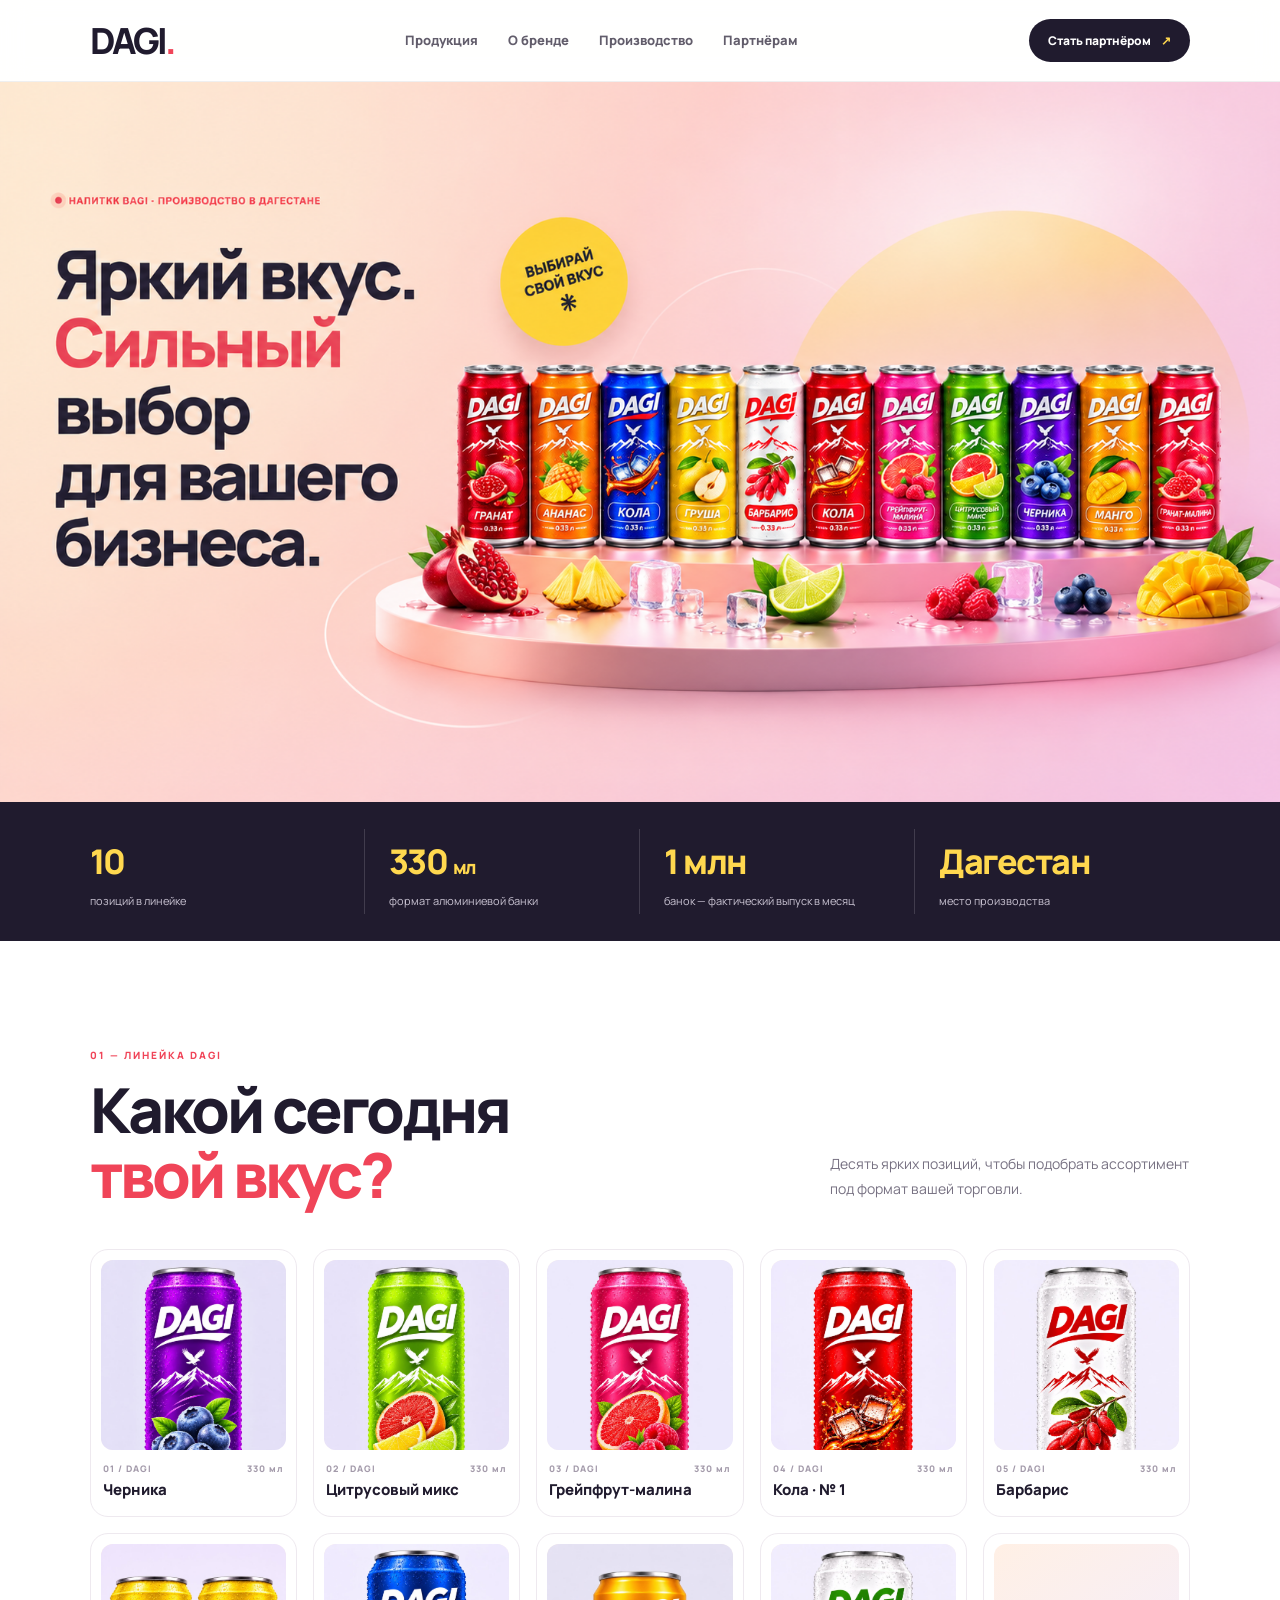
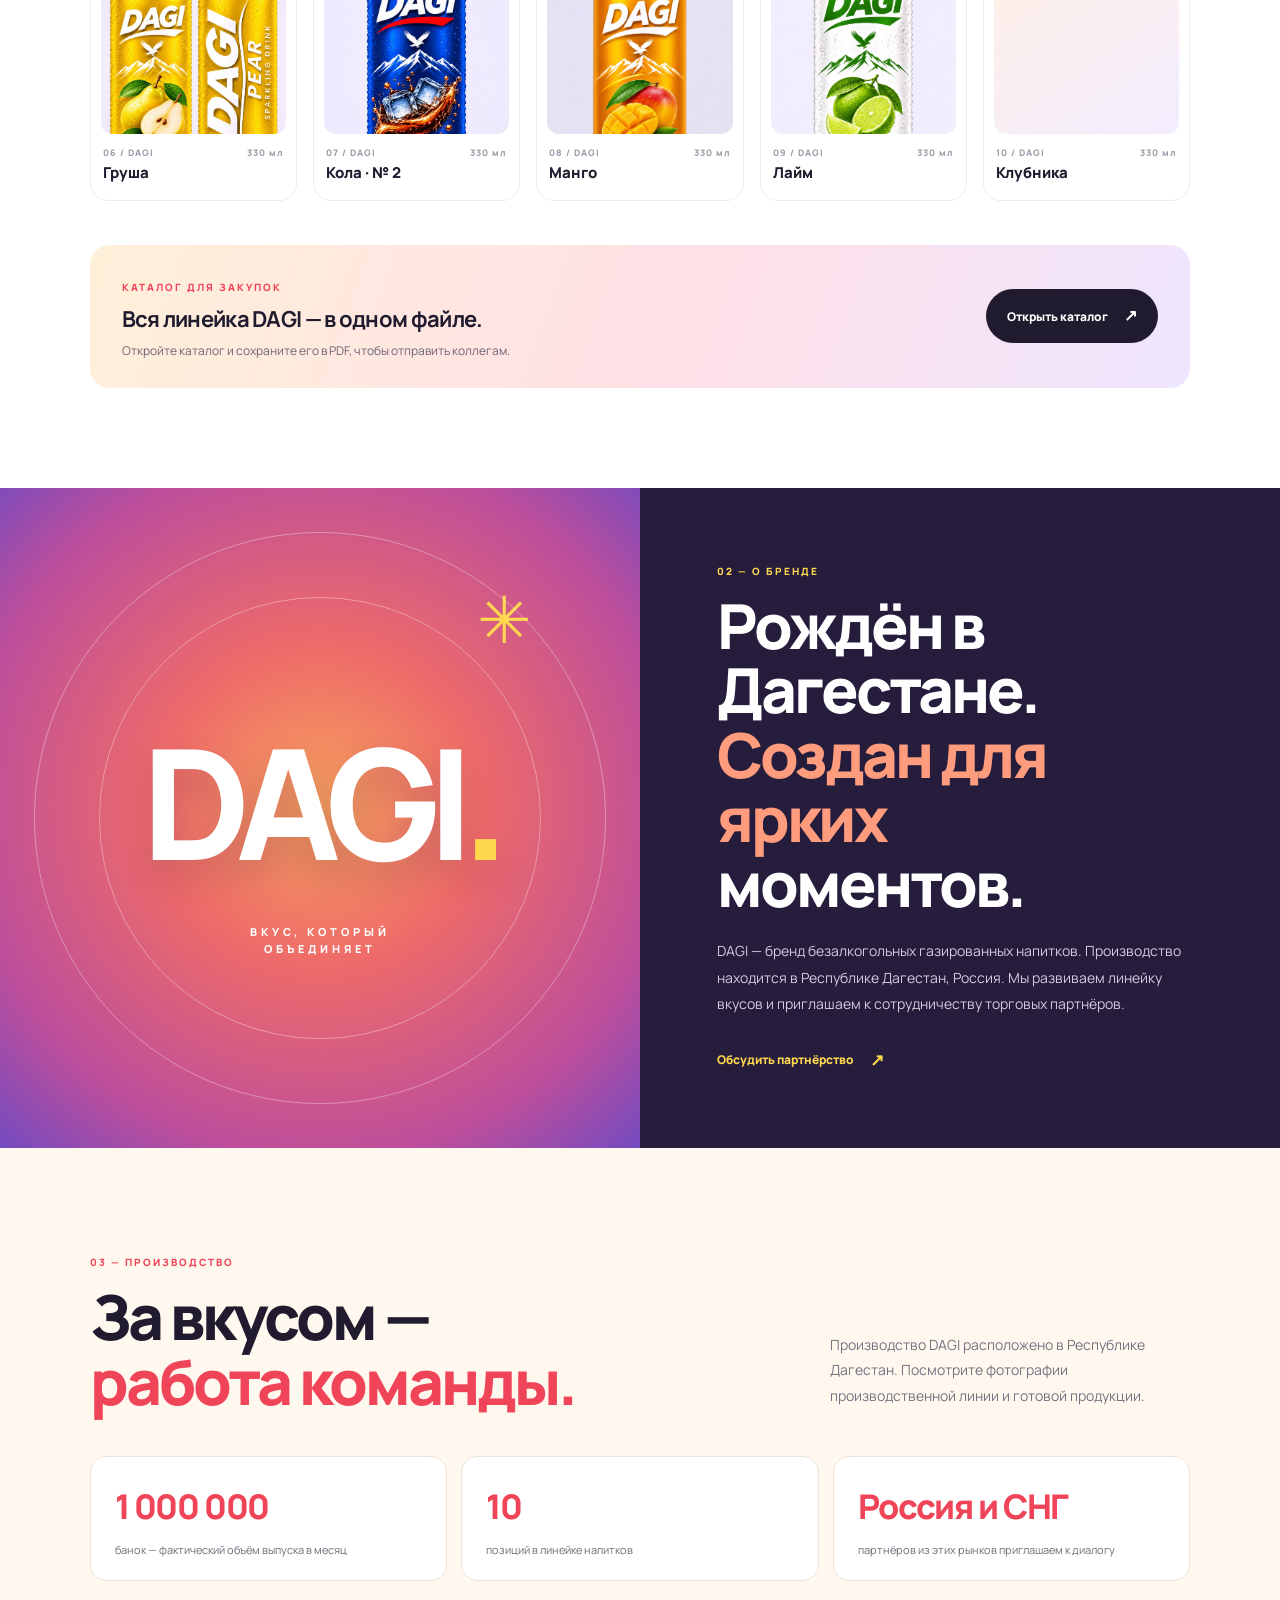
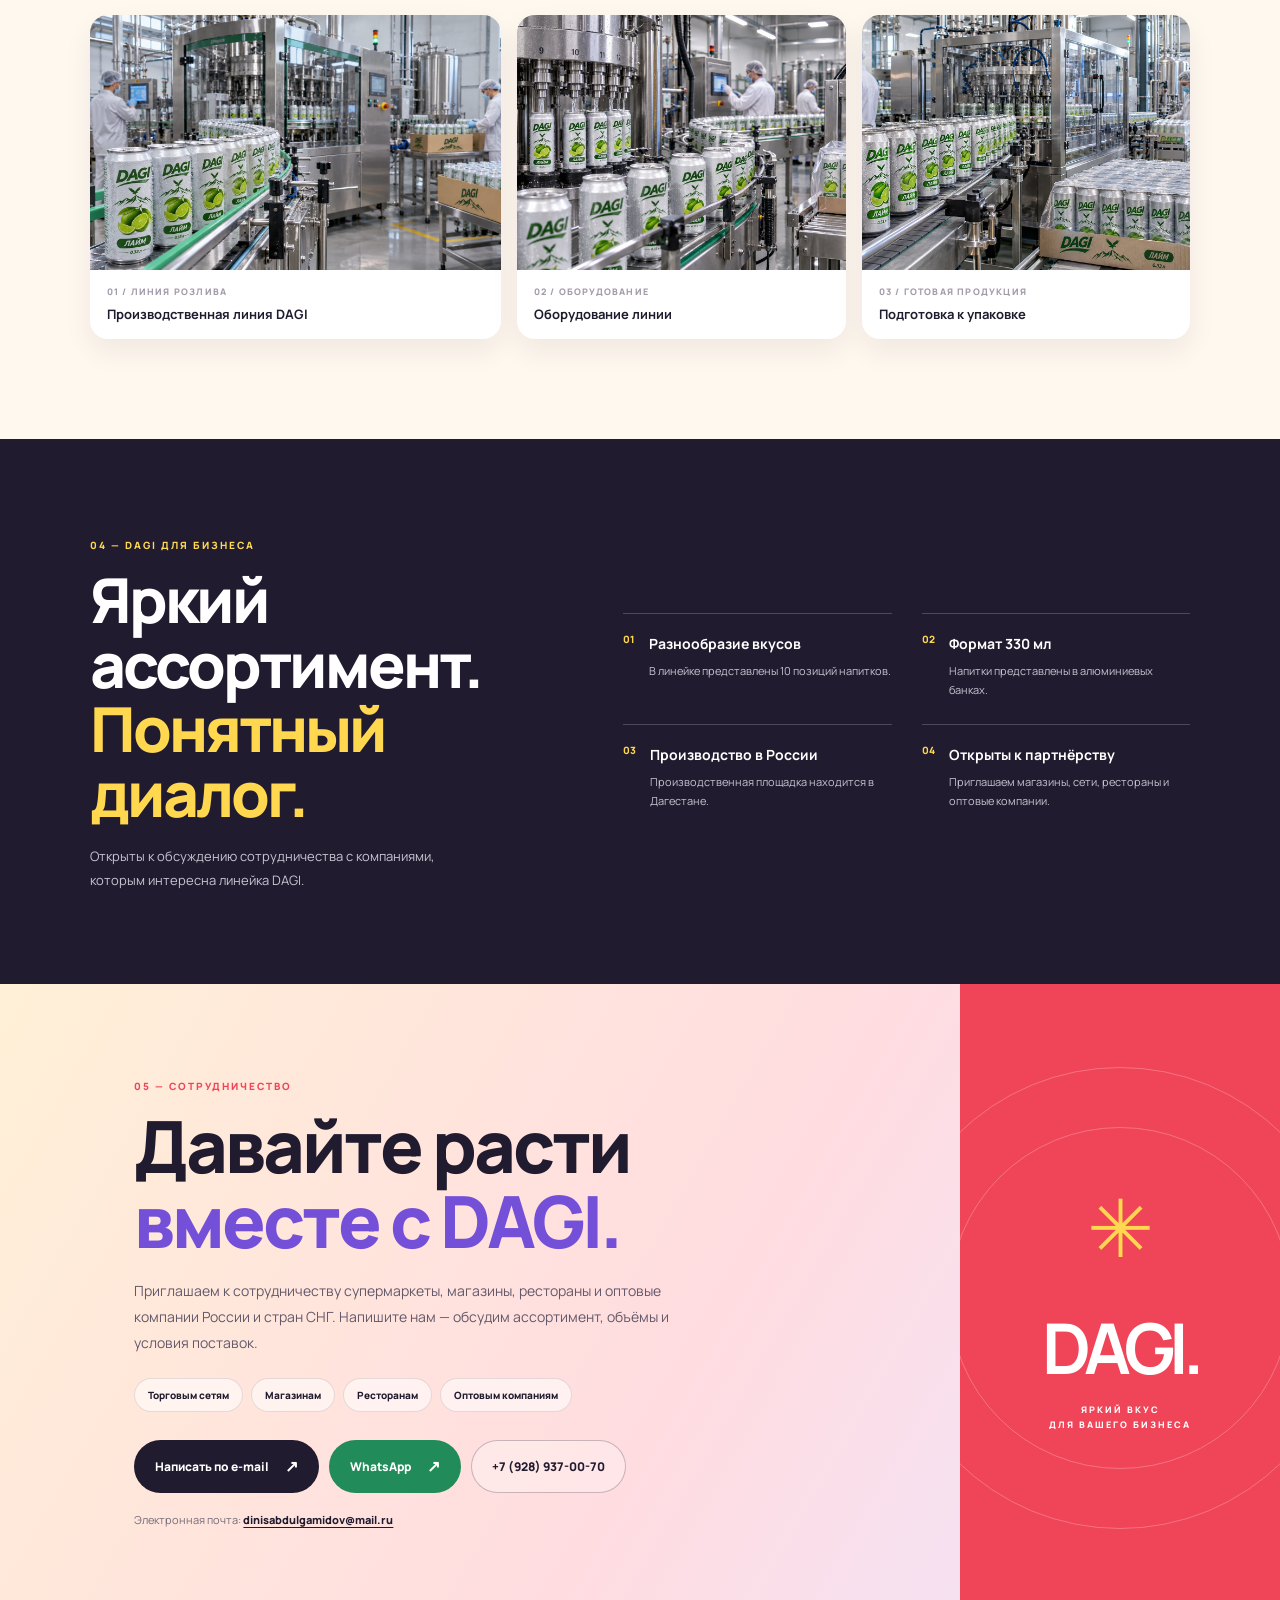
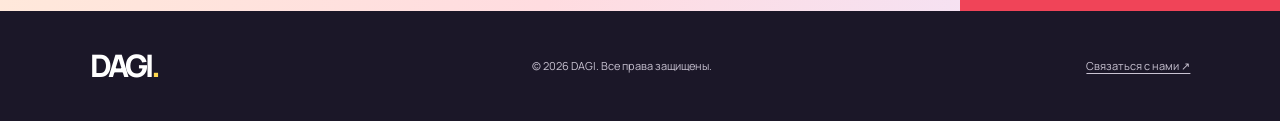
<file: index.html>
<!DOCTYPE html>
<html lang="ru">
<head>
  <meta charset="UTF-8">
  <meta name="viewport" content="width=device-width, initial-scale=1.0">
  <meta name="theme-color" content="#fff8ef">
  <meta name="robots" content="index,follow">
  <link rel="canonical" href="https://dinisabdulgamidov.github.io/DAGI-DRINKS/">
  <link rel="icon" type="image/svg+xml" href="favicon.svg">
  <title>DAGI — газированные напитки для вашего бизнеса</title>
  <meta name="description" content="DAGI — производитель безалкогольных газированных напитков в Республике Дагестан. 10 позиций, фактический выпуск 1 000 000 банок в месяц. Сотрудничество с торговыми партнёрами.">
  <meta property="og:title" content="DAGI — яркий вкус для вашего бизнеса">
  <meta property="og:description" content="Безалкогольные газированные напитки DAGI. Производство в Дагестане. Приглашаем к сотрудничеству.">
  <meta property="og:type" content="website">
  <meta property="og:url" content="https://dinisabdulgamidov.github.io/DAGI-DRINKS/">
  <meta property="og:image" content="https://dinisabdulgamidov.github.io/DAGI-DRINKS/images/dagi-main-screen.png">
  <link rel="preconnect" href="https://fonts.googleapis.com">
  <link rel="preconnect" href="https://fonts.gstatic.com" crossorigin>
  <link href="https://fonts.googleapis.com/css2?family=Manrope:wght@400;500;600;700;800;900&display=swap" rel="stylesheet">
  <link rel="stylesheet" href="styles.css?v=hero-fullbleed-2">
</head>
<body>
  <header class="site-header">
    <a href="#home" class="brand" aria-label="DAGI — на главную">DAGI<span>.</span></a>
    <nav class="main-nav" aria-label="Главная навигация">
      <a href="#products">Продукция</a>
      <a href="#about">О бренде</a>
      <a href="#production">Производство</a>
      <a href="#partners">Партнёрам</a>
    </nav>
    <a href="#partners" class="header-cta">Стать партнёром <span>↗</span></a>
  </header>

  <main>
    <section class="hero hero-poster" id="home" aria-label="DAGI — яркий вкус, сильный выбор для вашего бизнеса">
      <img class="hero-poster-image" src="images/dagi-main-screen.png" alt="Линейка из десяти газированных напитков DAGI на ярком фоне с фруктами" fetchpriority="high" decoding="async" width="1672" height="941">
    </section>

    <section class="quick-facts" aria-label="DAGI в цифрах">
      <div><strong>10</strong><span>позиций в линейке</span></div>
      <div><strong>330 <small>мл</small></strong><span>формат алюминиевой банки</span></div>
      <div><strong>1 млн</strong><span>банок — фактический выпуск в месяц</span></div>
      <div><strong>Дагестан</strong><span>место производства</span></div>
    </section>

    <section class="section products-section" id="products">
      <div class="section-heading">
        <div><span class="eyebrow">01 — ЛИНЕЙКА DAGI</span><h2>Какой сегодня<br><em>твой вкус?</em></h2></div>
        <p>Десять ярких позиций, чтобы подобрать ассортимент под формат вашей торговли.</p>
      </div>
      <div class="product-grid">
        <article class="product-card"><div class="product-image"><img loading="lazy" decoding="async" src="images/PHOTO-2026-11-15-14-43-10.jpg" alt="Газированный напиток DAGI со вкусом черники"></div><div class="product-meta"><span>01 / DAGI</span><span>330 мл</span></div><h3>Черника</h3></article>
        <article class="product-card"><div class="product-image"><img loading="lazy" decoding="async" src="images/PHOTO-2026-11-15-16-01-20.jpg" alt="Газированный напиток DAGI Цитрусовый микс"></div><div class="product-meta"><span>02 / DAGI</span><span>330 мл</span></div><h3>Цитрусовый микс</h3></article>
        <article class="product-card"><div class="product-image"><img loading="lazy" decoding="async" src="images/PHOTO-2026-11-15-17-13-34.jpg" alt="Газированный напиток DAGI Грейпфрут-малина"></div><div class="product-meta"><span>03 / DAGI</span><span>330 мл</span></div><h3>Грейпфрут-малина</h3></article>
        <article class="product-card"><div class="product-image"><img loading="lazy" decoding="async" src="images/PHOTO-2026-11-15-19-41-52.jpg" alt="Газированный напиток DAGI Кола"></div><div class="product-meta"><span>04 / DAGI</span><span>330 мл</span></div><h3>Кола · № 1</h3></article>
        <article class="product-card"><div class="product-image"><img loading="lazy" decoding="async" src="images/PHOTO-2026-11-15-19-51-15.jpg" alt="Газированный напиток DAGI Барбарис"></div><div class="product-meta"><span>05 / DAGI</span><span>330 мл</span></div><h3>Барбарис</h3></article>
        <article class="product-card"><div class="product-image"><img loading="lazy" decoding="async" src="images/PHOTO-2026-11-15-20-41-32.jpg" alt="Газированный напиток DAGI Груша"></div><div class="product-meta"><span>06 / DAGI</span><span>330 мл</span></div><h3>Груша</h3></article>
        <article class="product-card"><div class="product-image"><img loading="lazy" decoding="async" src="images/PHOTO-2026-11-15-21-17-18.jpg" alt="Газированный напиток DAGI Кола"></div><div class="product-meta"><span>07 / DAGI</span><span>330 мл</span></div><h3>Кола · № 2</h3></article>
        <article class="product-card"><div class="product-image"><img loading="lazy" decoding="async" src="images/PHOTO-2026-11-15-21-52-10.jpg" alt="Газированный напиток DAGI Манго"></div><div class="product-meta"><span>08 / DAGI</span><span>330 мл</span></div><h3>Манго</h3></article>
        <article class="product-card"><div class="product-image"><img loading="lazy" decoding="async" src="images/PHOTO-2026-11-16-16-33-09.jpg" alt="Газированный напиток DAGI Лайм"></div><div class="product-meta"><span>09 / DAGI</span><span>330 мл</span></div><h3>Лайм</h3></article>
        <article class="product-card"><div class="product-image"><img loading="lazy" decoding="async" src="images/PHOTO-2026-11-16-17-34-57.jpg" alt="Газированный напиток DAGI Клубника"></div><div class="product-meta"><span>10 / DAGI</span><span>330 мл</span></div><h3>Клубника</h3></article>
      </div>
      <div class="catalog-banner"><div><span class="eyebrow">КАТАЛОГ ДЛЯ ЗАКУПОК</span><h3>Вся линейка DAGI — в одном файле.</h3><p>Откройте каталог и сохраните его в PDF, чтобы отправить коллегам.</p></div><a class="button button-dark" href="catalog.html">Открыть каталог <span>↗</span></a></div>
    </section>

    <section class="brand-section" id="about">
      <div class="brand-art"><span class="brand-sun">✳</span><div class="brand-word">DAGI<span>.</span></div><p>ВКУС, КОТОРЫЙ<br>ОБЪЕДИНЯЕТ</p></div>
      <div class="brand-copy"><span class="eyebrow eyebrow-light">02 — О БРЕНДЕ</span><h2>Рождён в Дагестане.<br><em>Создан для ярких</em><br>моментов.</h2><p>DAGI — бренд безалкогольных газированных напитков. Производство находится в Республике Дагестан, Россия. Мы развиваем линейку вкусов и приглашаем к сотрудничеству торговых партнёров.</p><a class="text-link text-link-light" href="#partners">Обсудить партнёрство <span>↗</span></a></div>
    </section>

    <section class="section production-section" id="production">
      <div class="section-heading">
        <div><span class="eyebrow">03 — ПРОИЗВОДСТВО</span><h2>За вкусом —<br><em>работа команды.</em></h2></div>
        <p>Производство DAGI расположено в Республике Дагестан. Посмотрите фотографии производственной линии и готовой продукции.</p>
      </div>
      <div class="production-stats"><div><strong>1 000 000</strong><span>банок — фактический объём выпуска в месяц</span></div><div><strong>10</strong><span>позиций в линейке напитков</span></div><div><strong>Россия и СНГ</strong><span>партнёров из этих рынков приглашаем к диалогу</span></div></div>
      <div class="production-gallery">
        <figure class="production-photo production-photo-large"><img loading="lazy" decoding="async" src="images/production-line-1.jpg" alt="Линия розлива напитков DAGI в алюминиевые банки"><figcaption><span>01 / ЛИНИЯ РОЗЛИВА</span><b>Производственная линия DAGI</b></figcaption></figure>
        <figure class="production-photo"><img loading="lazy" decoding="async" src="images/production-line-2.jpg" alt="Оборудование линии производства напитков DAGI"><figcaption><span>02 / ОБОРУДОВАНИЕ</span><b>Оборудование линии</b></figcaption></figure>
        <figure class="production-photo"><img loading="lazy" decoding="async" src="images/production-line-3.jpg" alt="Упаковка готовых банок DAGI"><figcaption><span>03 / ГОТОВАЯ ПРОДУКЦИЯ</span><b>Подготовка к упаковке</b></figcaption></figure>
      </div>
    </section>

    <section class="why-section">
      <div class="why-heading"><span class="eyebrow eyebrow-light">04 — DAGI ДЛЯ БИЗНЕСА</span><h2>Яркий ассортимент.<br><em>Понятный диалог.</em></h2><p>Открыты к обсуждению сотрудничества с компаниями, которым интересна линейка DAGI.</p></div>
      <div class="why-grid">
        <article><span>01</span><div><b>Разнообразие вкусов</b><p>В линейке представлены 10 позиций напитков.</p></div></article>
        <article><span>02</span><div><b>Формат 330 мл</b><p>Напитки представлены в алюминиевых банках.</p></div></article>
        <article><span>03</span><div><b>Производство в России</b><p>Производственная площадка находится в Дагестане.</p></div></article>
        <article><span>04</span><div><b>Открыты к партнёрству</b><p>Приглашаем магазины, сети, рестораны и оптовые компании.</p></div></article>
      </div>
    </section>

    <section class="partner-section" id="partners">
      <div class="partner-inner">
        <span class="eyebrow">05 — СОТРУДНИЧЕСТВО</span>
        <h2>Давайте расти<br><em>вместе с DAGI.</em></h2>
        <p>Приглашаем к сотрудничеству супермаркеты, магазины, рестораны и оптовые компании России и стран СНГ. Напишите нам — обсудим ассортимент, объёмы и условия поставок.</p>
        <div class="partner-tags"><span>Торговым сетям</span><span>Магазинам</span><span>Ресторанам</span><span>Оптовым компаниям</span></div>
        <div class="partner-actions"><a class="button button-dark" href="mailto:dinisabdulgamidov@mail.ru?subject=DAGI%20%E2%80%94%20%D0%B7%D0%B0%D0%BF%D1%80%D0%BE%D1%81%20%D0%BE%20%D1%81%D0%BE%D1%82%D1%80%D1%83%D0%B4%D0%BD%D0%B8%D1%87%D0%B5%D1%81%D1%82%D0%B2%D0%B5">Написать по e-mail <span>↗</span></a><a class="button button-whatsapp" href="https://wa.me/79289370070" target="_blank" rel="noopener noreferrer">WhatsApp <span>↗</span></a><a class="button button-outline" href="tel:+79289370070">+7 (928) 937-00-70</a></div>
        <div class="partner-email">Электронная почта: <a href="mailto:dinisabdulgamidov@mail.ru">dinisabdulgamidov@mail.ru</a></div>
      </div>
      <div class="partner-side"><span class="side-star">✳</span><b>DAGI.</b><span>ЯРКИЙ ВКУС<br>ДЛЯ ВАШЕГО БИЗНЕСА</span></div>
    </section>
  </main>

  <footer class="site-footer"><a href="#home" class="brand brand-footer">DAGI<span>.</span></a><p>© 2026 DAGI. Все права защищены.</p><a href="mailto:dinisabdulgamidov@mail.ru">Связаться с нами ↗</a></footer>
</body>
</html>
</file>
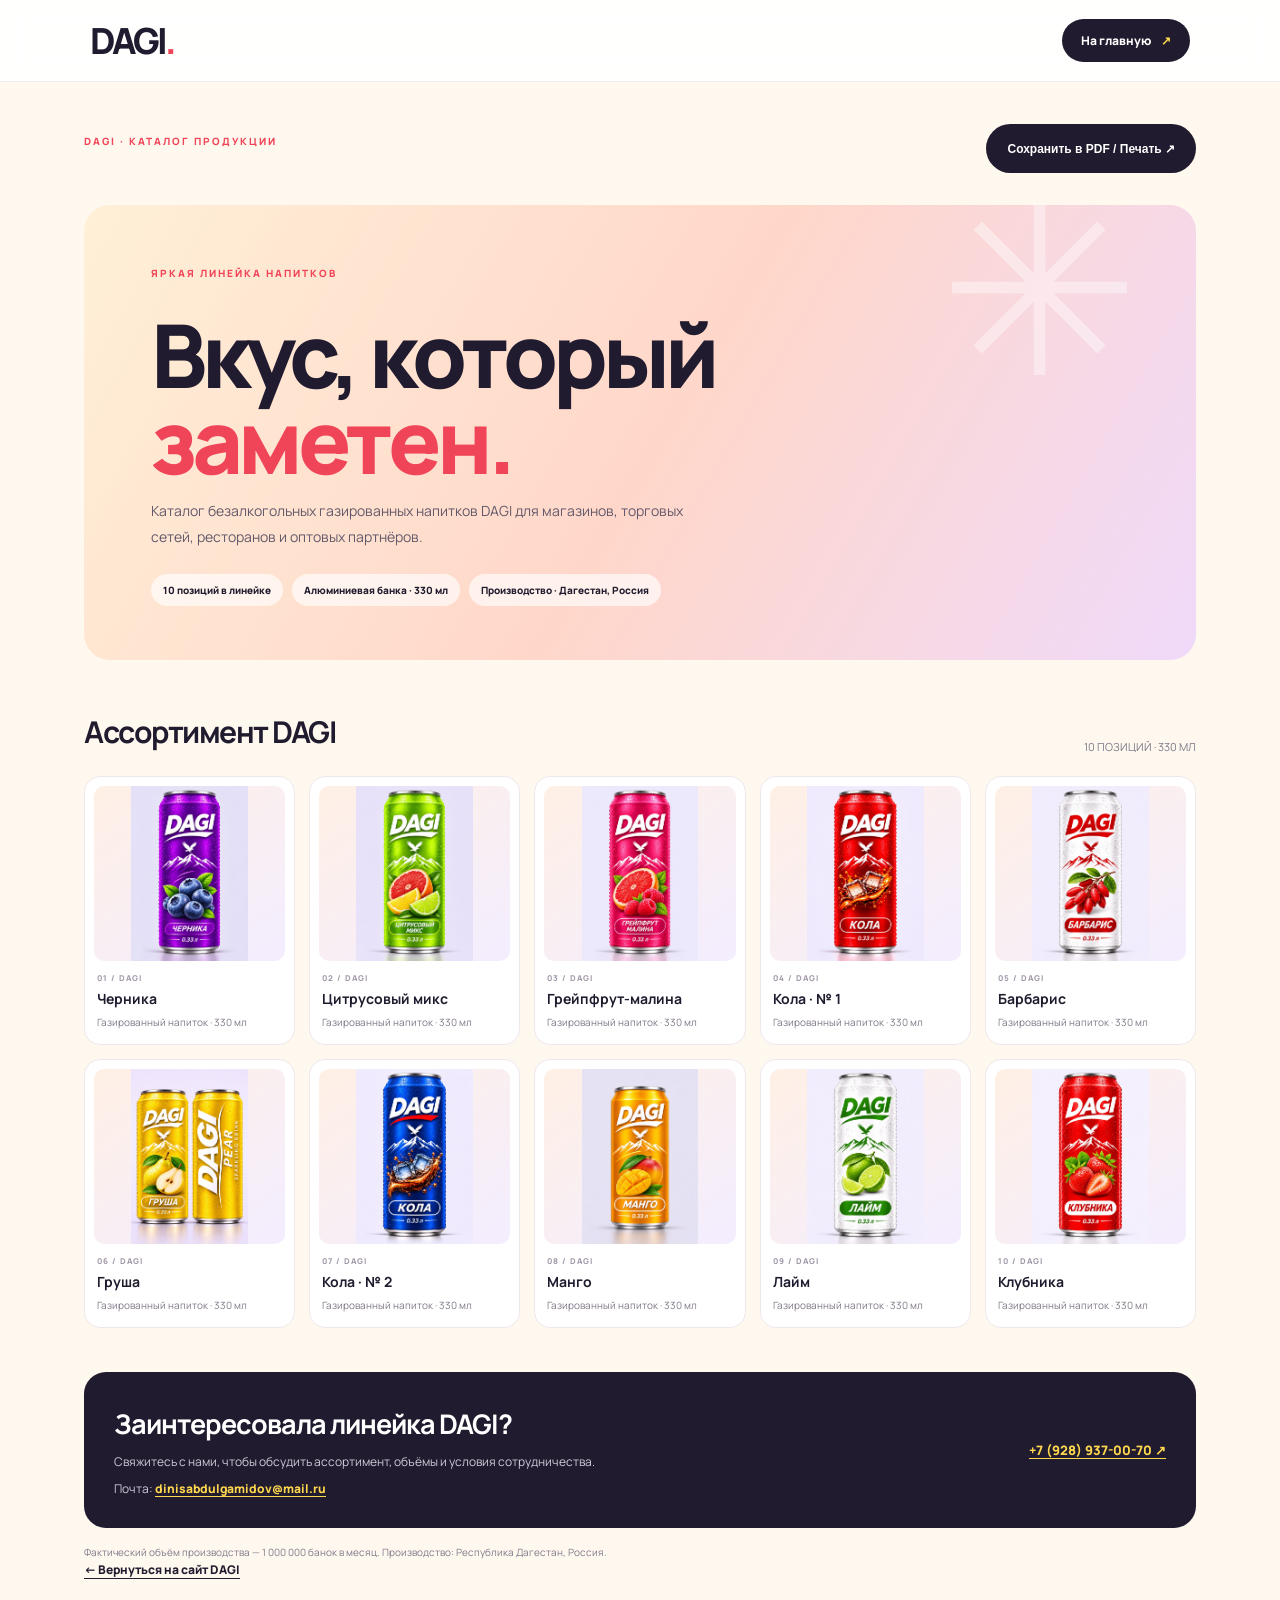
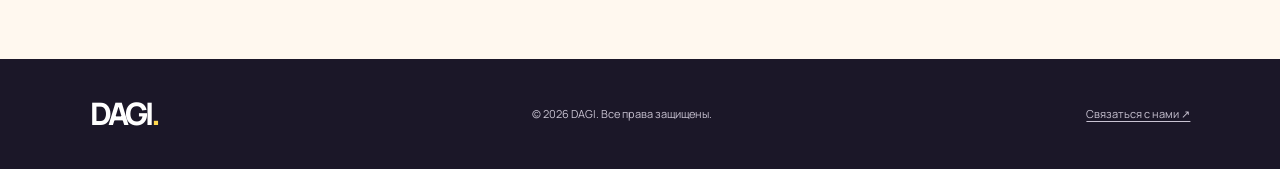
<file: catalog.html>
<!DOCTYPE html>
<html lang="ru">
<head>
<meta charset="UTF-8"><meta name="viewport" content="width=device-width,initial-scale=1">
<meta name="description" content="Каталог безалкогольных газированных напитков DAGI для торговых партнёров.">
<meta name="robots" content="index,follow">
<link rel="canonical" href="https://dinisabdulgamidov.github.io/DAGI-DRINKS/catalog.html">
<link rel="icon" type="image/svg+xml" href="favicon.svg">
<title>Каталог продукции DAGI</title>
<link rel="preconnect" href="https://fonts.googleapis.com"><link rel="preconnect" href="https://fonts.gstatic.com" crossorigin>
<link href="https://fonts.googleapis.com/css2?family=Manrope:wght@400;500;600;700;800;900&display=swap" rel="stylesheet">
<link rel="stylesheet" href="styles.css">
<style>
.catalog-page{max-width:1240px;margin:auto;padding:42px 5% 80px}
.catalog-top{display:flex;align-items:center;justify-content:space-between;gap:18px;flex-wrap:wrap}
.catalog-back{font-size:12px;font-weight:900;text-decoration:underline;text-underline-offset:4px}
.catalog-cover{margin-top:32px;padding:54px 6%;border-radius:26px;background:linear-gradient(120deg,#fff0d7,#ffd7ca 52%,#f0dafa);position:relative;overflow:hidden}
.catalog-cover:after{content:"✳";position:absolute;right:5%;top:-42px;font-size:240px;line-height:1;color:rgba(255,255,255,.4)}
.catalog-cover .eyebrow{position:relative;z-index:1}
.catalog-title{position:relative;z-index:1;font-size:clamp(48px,8vw,88px);font-weight:900;letter-spacing:-5px;line-height:.98;margin:15px 0}
.catalog-title em{font-style:normal;color:var(--red)}
.catalog-lead{position:relative;z-index:1;max-width:570px;color:#62596a;font-size:14px;line-height:1.8}
.catalog-meta{display:flex;flex-wrap:wrap;gap:9px;margin-top:25px}
.catalog-meta span{padding:8px 12px;border-radius:999px;background:rgba(255,255,255,.65);font-size:10px;font-weight:900}
.catalog-section-heading{display:flex;justify-content:space-between;align-items:end;gap:20px;margin:48px 0 20px}
.catalog-section-heading h2{font-size:30px;letter-spacing:-1.5px}
.catalog-section-heading p{font-size:11px;color:#81798a}
.catalog-grid{display:grid;grid-template-columns:repeat(5,minmax(0,1fr));gap:14px}
.catalog-product{min-width:0;background:white;border:1px solid #eee7ee;border-radius:16px;padding:9px 9px 14px;break-inside:avoid}
.catalog-product img{display:block;width:100%;height:175px;object-fit:contain;border-radius:10px;background:linear-gradient(145deg,#fff0e5,#f3edff)}
.catalog-product .catalog-number{display:block;margin:11px 3px 3px;font-size:8px;letter-spacing:1px;color:#a39aaa;font-weight:900}
.catalog-product h2{margin:0 3px;font-size:14px}
.catalog-spec{margin:4px 3px 0;color:#807887;font-size:10px}
.catalog-contact{margin-top:44px;padding:30px;border-radius:22px;background:var(--ink);color:white;display:flex;justify-content:space-between;align-items:center;gap:24px}
.catalog-contact h2{font-size:27px;letter-spacing:-1px}
.catalog-contact p{margin-top:7px;color:#d0c9d8;font-size:12px;max-width:600px}
.catalog-contact a{color:var(--yellow);text-decoration:underline;text-underline-offset:3px;font-weight:800}
.catalog-contact .catalog-phone{white-space:nowrap;font-size:13px}
.catalog-footnote{margin-top:16px;color:#81798a;font-size:10px}
@media(max-width:850px){.catalog-grid{grid-template-columns:repeat(3,minmax(0,1fr))}.catalog-product img{height:160px}.catalog-contact{align-items:flex-start;flex-direction:column}}
@media(max-width:520px){.catalog-page{padding-top:25px}.catalog-cover{padding:38px 7%}.catalog-title{font-size:52px;letter-spacing:-3px}.catalog-grid{grid-template-columns:repeat(2,minmax(0,1fr));gap:10px}.catalog-product img{height:145px}.catalog-section-heading{align-items:flex-start;flex-direction:column}.catalog-contact{padding:24px}.catalog-contact h2{font-size:23px}}
@media print{
 @page{size:A4;margin:10mm}
 body{background:white!important;-webkit-print-color-adjust:exact;print-color-adjust:exact}
 .site-header,.catalog-print,.catalog-back,.site-footer{display:none!important}
 .catalog-page{max-width:none;padding:0}
 .catalog-cover{margin-top:0;padding:24px 28px;border-radius:10px}
 .catalog-cover:after{font-size:130px;top:-25px}
 .catalog-title{font-size:42px;letter-spacing:-2px;margin:7px 0}
 .catalog-lead{font-size:9px}
 .catalog-meta{margin-top:10px}
 .catalog-meta span{font-size:8px;padding:5px 8px}
 .catalog-section-heading{margin:20px 0 10px}
 .catalog-section-heading h2{font-size:20px}
 .catalog-grid{grid-template-columns:repeat(5,minmax(0,1fr));gap:7px}
 .catalog-product{padding:5px;border-radius:7px}
 .catalog-product img{height:92px}
 .catalog-product .catalog-number{font-size:6px;margin-top:5px}
 .catalog-product h2{font-size:9px}
 .catalog-spec{font-size:7px}
 .catalog-contact{margin-top:18px;padding:15px;border-radius:9px}
 .catalog-contact h2{font-size:17px}
 .catalog-contact p,.catalog-contact .catalog-phone{font-size:8px}
 .catalog-footnote{font-size:7px}
}
</style>
</head>
<body>
<header class="site-header"><a class="brand" href="index.html">DAGI<span>.</span></a><a class="header-cta" href="index.html">На главную <span>↗</span></a></header>
<main class="catalog-page">
<div class="catalog-top"><span class="eyebrow">DAGI · КАТАЛОГ ПРОДУКЦИИ</span><button class="button button-dark catalog-print" type="button" onclick="window.print()">Сохранить в PDF / Печать ↗</button></div>
<section class="catalog-cover"><span class="eyebrow">ЯРКАЯ ЛИНЕЙКА НАПИТКОВ</span><h1 class="catalog-title">Вкус, который<br><em>заметен.</em></h1><p class="catalog-lead">Каталог безалкогольных газированных напитков DAGI для магазинов, торговых сетей, ресторанов и оптовых партнёров.</p><div class="catalog-meta"><span>10 позиций в линейке</span><span>Алюминиевая банка · 330 мл</span><span>Производство · Дагестан, Россия</span></div></section>
<div class="catalog-section-heading"><h2>Ассортимент DAGI</h2><p>10 ПОЗИЦИЙ · 330 МЛ</p></div>
<div class="catalog-grid">
<article class="catalog-product"><img loading="lazy" decoding="async" src="images/PHOTO-2026-11-15-14-43-10.jpg" alt="DAGI Черника"><span class="catalog-number">01 / DAGI</span><h2>Черника</h2><p class="catalog-spec">Газированный напиток · 330 мл</p></article>
<article class="catalog-product"><img loading="lazy" decoding="async" src="images/PHOTO-2026-11-15-16-01-20.jpg" alt="DAGI Цитрусовый микс"><span class="catalog-number">02 / DAGI</span><h2>Цитрусовый микс</h2><p class="catalog-spec">Газированный напиток · 330 мл</p></article>
<article class="catalog-product"><img loading="lazy" decoding="async" src="images/PHOTO-2026-11-15-17-13-34.jpg" alt="DAGI Грейпфрут-малина"><span class="catalog-number">03 / DAGI</span><h2>Грейпфрут-малина</h2><p class="catalog-spec">Газированный напиток · 330 мл</p></article>
<article class="catalog-product"><img loading="lazy" decoding="async" src="images/PHOTO-2026-11-15-19-41-52.jpg" alt="DAGI Кола"><span class="catalog-number">04 / DAGI</span><h2>Кола · № 1</h2><p class="catalog-spec">Газированный напиток · 330 мл</p></article>
<article class="catalog-product"><img loading="lazy" decoding="async" src="images/PHOTO-2026-11-15-19-51-15.jpg" alt="DAGI Барбарис"><span class="catalog-number">05 / DAGI</span><h2>Барбарис</h2><p class="catalog-spec">Газированный напиток · 330 мл</p></article>
<article class="catalog-product"><img loading="lazy" decoding="async" src="images/PHOTO-2026-11-15-20-41-32.jpg" alt="DAGI Груша"><span class="catalog-number">06 / DAGI</span><h2>Груша</h2><p class="catalog-spec">Газированный напиток · 330 мл</p></article>
<article class="catalog-product"><img loading="lazy" decoding="async" src="images/PHOTO-2026-11-15-21-17-18.jpg" alt="DAGI Кола"><span class="catalog-number">07 / DAGI</span><h2>Кола · № 2</h2><p class="catalog-spec">Газированный напиток · 330 мл</p></article>
<article class="catalog-product"><img loading="lazy" decoding="async" src="images/PHOTO-2026-11-15-21-52-10.jpg" alt="DAGI Манго"><span class="catalog-number">08 / DAGI</span><h2>Манго</h2><p class="catalog-spec">Газированный напиток · 330 мл</p></article>
<article class="catalog-product"><img loading="lazy" decoding="async" src="images/PHOTO-2026-11-16-16-33-09.jpg" alt="DAGI Лайм"><span class="catalog-number">09 / DAGI</span><h2>Лайм</h2><p class="catalog-spec">Газированный напиток · 330 мл</p></article>
<article class="catalog-product"><img loading="lazy" decoding="async" src="images/PHOTO-2026-11-16-17-34-57.jpg" alt="DAGI Клубника"><span class="catalog-number">10 / DAGI</span><h2>Клубника</h2><p class="catalog-spec">Газированный напиток · 330 мл</p></article>
</div>
<section class="catalog-contact"><div><h2>Заинтересовала линейка DAGI?</h2><p>Свяжитесь с нами, чтобы обсудить ассортимент, объёмы и условия сотрудничества.</p><p>Почта: <a href="mailto:dinisabdulgamidov@mail.ru">dinisabdulgamidov@mail.ru</a></p></div><a class="catalog-phone" href="tel:+79289370070">+7 (928) 937-00-70 ↗</a></section>
<p class="catalog-footnote">Фактический объём производства — 1 000 000 банок в месяц. Производство: Республика Дагестан, Россия.</p>
<p class="catalog-back"><a href="index.html">← Вернуться на сайт DAGI</a></p>
</main>
<footer class="site-footer"><a class="brand brand-footer" href="index.html">DAGI<span>.</span></a><p>© 2026 DAGI. Все права защищены.</p><a href="mailto:dinisabdulgamidov@mail.ru">Связаться с нами ↗</a></footer>
</body></html>
</file>
<file: styles.css>
:root{--ink:#201b2e;--muted:#777182;--red:#f04458;--orange:#ff914d;--yellow:#ffd84f;--purple:#7350d7;--cream:#fff8ef;--white:#fff;--green:#218c59}
*{margin:0;padding:0;box-sizing:border-box}
html{scroll-behavior:smooth;scroll-padding-top:90px}
body{font-family:'Manrope',Arial,sans-serif;color:var(--ink);background:var(--cream);line-height:1.6}
a{color:inherit;text-decoration:none}
img{max-width:100%}
.site-header{height:82px;padding:0 7%;display:flex;align-items:center;justify-content:space-between;gap:28px;background:rgba(255,255,255,.94);border-bottom:1px solid rgba(32,27,46,.07);position:sticky;top:0;z-index:20;backdrop-filter:blur(14px)}
.brand{font-size:36px;font-weight:900;letter-spacing:-3px;line-height:1}
.brand span{color:var(--red)}
.main-nav{display:flex;align-items:center;gap:30px}
.main-nav a{font-size:13px;font-weight:800;color:#625d6b;transition:color .2s}
.main-nav a:hover{color:var(--red)}
.header-cta{padding:12px 19px;background:var(--ink);color:white;border-radius:999px;font-size:12px;font-weight:800;white-space:nowrap;transition:.2s}
.header-cta span{color:var(--yellow);margin-left:8px}
.header-cta:hover,.button-dark:hover{background:var(--red);transform:translateY(-2px)}
.hero{min-height:670px;padding:72px 7% 76px;position:relative;display:grid;grid-template-columns:.95fr 1.05fr;align-items:center;gap:44px;overflow:hidden;background:radial-gradient(circle at 85% 15%,rgba(255,255,255,.72),transparent 24%),linear-gradient(120deg,#fff0d7 0%,#ffd7ca 48%,#f5c9e9 100%)}
.hero:before{content:"";position:absolute;width:400px;height:400px;border-radius:50%;border:1px solid rgba(255,255,255,.5);left:-210px;bottom:-260px}
.hero-copy{position:relative;z-index:2;max-width:610px}
.kicker,.eyebrow{display:inline-flex;align-items:center;gap:9px;font-size:10px;letter-spacing:2px;font-weight:900;color:var(--red)}
.kicker{margin-bottom:23px}
.kicker i{width:8px;height:8px;border-radius:50%;background:var(--red);box-shadow:0 0 0 5px rgba(240,68,88,.12)}
.hero h1{font-size:clamp(48px,6vw,82px);line-height:1.02;letter-spacing:-5px;font-weight:900}
.hero h1 em,.section-heading h2 em,.brand-copy h2 em,.why-heading h2 em,.partner-inner h2 em{font-style:normal;color:var(--red)}
.hero-lead{max-width:510px;margin-top:24px;color:#5e5665;font-size:16px;line-height:1.85}
.hero-actions{display:flex;flex-wrap:wrap;gap:12px;margin-top:29px}
.button{display:inline-flex;align-items:center;justify-content:center;gap:16px;min-height:49px;padding:13px 20px;border-radius:999px;font-size:12px;font-weight:900;transition:transform .2s,background .2s,color .2s;border:1px solid transparent}
.button span{font-size:16px}
.button-dark{background:var(--ink);color:white}
.button-light{background:rgba(255,255,255,.68);border-color:rgba(32,27,46,.12)}
.button-light:hover,.button-outline:hover{background:white;transform:translateY(-2px)}
.hero-note{display:flex;align-items:center;gap:10px;margin-top:30px;color:#62596a;font-size:12px;font-weight:700}
.note-mark{font-size:21px;color:var(--red)}
.hero-visual{position:relative;min-width:0;padding:20px 0}
.hero-visual>img{display:block;width:100%;position:relative;z-index:1;border-radius:26px;box-shadow:0 28px 65px rgba(83,47,69,.2);transform:rotate(1.5deg)}
.hero-orbit{position:absolute;border-radius:50%;pointer-events:none}
.orbit-one{width:420px;height:420px;background:rgba(255,216,79,.48);right:-55px;top:-28px}
.orbit-two{width:260px;height:260px;border:1px solid rgba(255,255,255,.7);left:-40px;bottom:-25px}
.hero-sticker{position:absolute;z-index:3;top:-12px;left:-24px;width:105px;height:105px;display:grid;place-content:center;text-align:center;background:var(--yellow);border-radius:50%;font-size:11px;line-height:1.25;font-weight:900;letter-spacing:.5px;transform:rotate(-12deg);box-shadow:0 12px 25px rgba(88,60,30,.15)}
.hero-sticker b{font-size:19px}
.hero-caption{position:relative;z-index:2;display:flex;justify-content:space-between;align-items:center;margin:18px 5px 0;color:#675b68;font-size:11px}
.hero-caption b{font-size:19px;letter-spacing:1px;color:var(--ink)}
.hero-bottom{position:absolute;bottom:20px;left:7%;right:7%;display:flex;justify-content:space-between;color:#766879;font-size:9px;letter-spacing:1.5px;font-weight:900}
.quick-facts{display:grid;grid-template-columns:repeat(4,1fr);padding:27px 7%;background:var(--ink);color:white}
.quick-facts>div{padding:5px 24px;border-right:1px solid rgba(255,255,255,.15);display:flex;flex-direction:column;gap:3px}
.quick-facts>div:first-child{padding-left:0}
.quick-facts>div:last-child{border:0}
.quick-facts strong{font-size:clamp(23px,3vw,34px);font-weight:900;letter-spacing:-1.5px;color:var(--yellow)}
.quick-facts small{font-size:.55em}
.quick-facts span{font-size:11px;color:#c9c3d2}
.section{padding:100px 7%}
.products-section{background:#fff}
.section-heading{display:flex;justify-content:space-between;align-items:end;gap:40px;margin-bottom:42px}
.eyebrow{margin-bottom:15px}
.section-heading h2,.brand-copy h2,.why-heading h2,.partner-inner h2{font-size:clamp(38px,5vw,62px);line-height:1.04;letter-spacing:-3px;font-weight:900}
.section-heading>p{max-width:360px;color:var(--muted);font-size:14px;line-height:1.85;padding-bottom:5px}
.product-grid{display:grid;grid-template-columns:repeat(5,minmax(0,1fr));gap:16px}
.product-card{min-width:0;padding:10px 10px 16px;border-radius:18px;background:#fff;border:1px solid #eee9ef;transition:transform .25s,box-shadow .25s}
.product-card:hover{transform:translateY(-6px);box-shadow:0 18px 38px rgba(39,27,54,.1)}
.product-image{height:190px;display:grid;place-items:center;overflow:hidden;border-radius:12px;background:linear-gradient(145deg,#fff0e5,#f3edff)}
.product-image img{width:100%;height:100%;object-fit:contain;transition:transform .3s}
.product-card:hover .product-image img{transform:scale(1.06)}
.product-meta{display:flex;justify-content:space-between;gap:4px;margin:12px 2px 3px;color:#a39aaa;font-size:9px;letter-spacing:1px;font-weight:900}
.product-card h3{margin:0 2px;font-size:15px;font-weight:900;line-height:1.35}
.catalog-banner{display:flex;justify-content:space-between;align-items:center;gap:25px;margin-top:44px;padding:28px 32px;border-radius:20px;background:linear-gradient(110deg,#fff0d9,#ffe0e7 55%,#eee6ff)}
.catalog-banner .eyebrow{margin-bottom:7px}
.catalog-banner h3{font-size:22px;letter-spacing:-.7px}
.catalog-banner p{margin-top:4px;color:#6d6474;font-size:12px}
.brand-section{display:grid;grid-template-columns:1fr 1fr;min-height:500px;background:#261d3d;color:white}
.brand-art{position:relative;display:flex;flex-direction:column;justify-content:center;align-items:center;overflow:hidden;background:radial-gradient(circle at 50% 48%,#f7a05e 0%,#ee6b69 34%,#bd4e9b 75%,#744bc0 100%)}
.brand-art:before,.brand-art:after{content:"";position:absolute;border:1px solid rgba(255,255,255,.35);border-radius:50%;width:440px;height:440px}
.brand-art:after{width:570px;height:570px}
.brand-sun{position:absolute;top:12%;right:17%;font-size:65px;color:var(--yellow)}
.brand-word{position:relative;z-index:1;font-size:clamp(85px,12vw,160px);font-weight:900;letter-spacing:-12px;text-shadow:0 18px 35px rgba(69,28,71,.2)}
.brand-word span{color:var(--yellow)}
.brand-art>p{position:relative;z-index:1;text-align:center;font-size:11px;line-height:1.5;letter-spacing:4px;font-weight:900}
.brand-copy{display:flex;flex-direction:column;justify-content:center;align-items:flex-start;padding:75px 12%}
.eyebrow-light{color:var(--yellow)}
.brand-copy h2{margin:0 0 22px}
.brand-copy h2 em{color:#ff9c7d}
.brand-copy>p{max-width:490px;color:#d2cbdc;font-size:14px;line-height:1.9}
.text-link{display:inline-flex;gap:16px;align-items:center;margin-top:28px;font-size:12px;font-weight:900}
.text-link-light{color:var(--yellow)}
.text-link span{font-size:17px}
.production-section{background:#fff8ef}
.production-stats{display:grid;grid-template-columns:repeat(3,1fr);gap:14px;margin-bottom:34px}
.production-stats>div{padding:22px 24px;border:1px solid #eee4d9;border-radius:16px;background:#fff}
.production-stats strong{display:block;font-size:clamp(22px,3vw,34px);font-weight:900;letter-spacing:-1.4px;color:var(--red)}
.production-stats span{display:block;margin-top:7px;color:#716a78;font-size:11px;line-height:1.6}
.production-gallery{display:grid;grid-template-columns:1.25fr 1fr 1fr;gap:16px}
.production-photo{margin:0;overflow:hidden;border-radius:18px;background:white;box-shadow:0 12px 28px rgba(42,28,45,.07)}
.production-photo img{display:block;width:100%;height:255px;object-fit:cover;transition:transform .4s}
.production-photo:hover img{transform:scale(1.04)}
.production-photo figcaption{display:flex;flex-direction:column;gap:4px;padding:15px 17px}
.production-photo figcaption span{font-size:9px;letter-spacing:1.2px;color:#a39aaa;font-weight:900}
.production-photo figcaption b{font-size:13px}
.why-section{display:grid;grid-template-columns:.9fr 1.1fr;gap:70px;padding:92px 7%;background:var(--ink);color:white}
.why-heading h2{margin-bottom:18px}
.why-heading h2 em{color:var(--yellow)}
.why-heading>p{max-width:390px;color:#c9c3d2;font-size:13px;line-height:1.85}
.why-grid{display:grid;grid-template-columns:1fr 1fr;gap:24px 30px;align-content:center}
.why-grid article{display:flex;gap:14px;padding-top:17px;border-top:1px solid rgba(255,255,255,.2)}
.why-grid article>span{font-size:10px;font-weight:900;color:var(--yellow)}
.why-grid b{font-size:14px}
.why-grid p{margin-top:6px;color:#c9c3d2;font-size:11px;line-height:1.7}
.partner-section{display:grid;grid-template-columns:1.5fr .5fr;min-height:480px;overflow:hidden;background:linear-gradient(120deg,#fff0d7,#ffdce0 55%,#eee5ff)}
.partner-inner{padding:88px 8% 82px 14%}
.partner-inner h2{font-size:clamp(45px,6vw,72px)}
.partner-inner h2 em{color:var(--purple)}
.partner-inner>p{max-width:590px;margin-top:19px;color:#62596a;font-size:14px;line-height:1.85}
.partner-tags{display:flex;flex-wrap:wrap;gap:8px;margin-top:22px}
.partner-tags span{padding:8px 13px;border:1px solid rgba(32,27,46,.12);border-radius:999px;background:rgba(255,255,255,.55);font-size:10px;font-weight:900}
.partner-actions{display:flex;flex-wrap:wrap;gap:10px;margin-top:28px}
.button-whatsapp{background:var(--green);color:white}
.button-whatsapp:hover{background:#176c44;transform:translateY(-2px)}
.button-outline{border-color:rgba(32,27,46,.25);background:rgba(255,255,255,.3)}
.partner-email{margin-top:18px;color:#746b79;font-size:11px}
.partner-email a{text-decoration:underline;text-underline-offset:3px;font-weight:900;color:var(--ink)}
.partner-side{display:flex;flex-direction:column;align-items:center;justify-content:center;background:var(--red);color:white;position:relative;overflow:hidden}
.partner-side:before,.partner-side:after{content:"";position:absolute;width:340px;height:340px;border:1px solid rgba(255,255,255,.25);border-radius:50%}
.partner-side:after{width:460px;height:460px}
.partner-side .side-star{font-size:80px;color:var(--yellow);z-index:1}
.partner-side b{z-index:1;font-size:70px;letter-spacing:-6px}
.partner-side>span:last-child{z-index:1;text-align:center;font-size:9px;letter-spacing:2px;font-weight:900;line-height:1.6}
.site-footer{min-height:110px;padding:25px 7%;display:flex;align-items:center;justify-content:space-between;gap:20px;background:#1b1728;color:white}
.brand-footer{font-size:31px}
.brand-footer span{color:var(--yellow)}
.site-footer p,.site-footer>a:last-child{font-size:11px;color:#c9c3d2}
.site-footer>a:last-child{text-decoration:underline;text-underline-offset:3px}
@media(max-width:1050px){.site-header{padding:0 5%}.main-nav{gap:16px}.hero{padding-left:5%;padding-right:5%}.quick-facts,.section,.why-section{padding-left:5%;padding-right:5%}.product-grid{grid-template-columns:repeat(4,minmax(0,1fr))}.product-image{height:175px}.brand-copy{padding:60px 9%}.partner-inner{padding-left:9%}}
@media(max-width:780px){.site-header{height:auto;min-height:74px;flex-wrap:wrap;padding:15px 5%;gap:13px}.brand{font-size:32px}.main-nav{order:3;width:100%;justify-content:center;flex-wrap:wrap;gap:10px 20px}.main-nav a{font-size:11px}.header-cta{font-size:10px;padding:10px 14px}.hero{grid-template-columns:1fr;padding:58px 5% 65px;gap:38px;text-align:center}.hero-copy{margin:auto}.kicker{justify-content:center}.hero-lead{margin-left:auto;margin-right:auto}.hero-actions,.hero-note{justify-content:center}.hero-visual{max-width:650px;width:100%;margin:auto}.hero-sticker{left:0}.hero-bottom{left:5%;right:5%;font-size:8px}.quick-facts{grid-template-columns:repeat(2,1fr);gap:15px;padding-top:24px;padding-bottom:24px}.quick-facts>div{padding:5px 15px;border-right:0;border-bottom:1px solid rgba(255,255,255,.15)}.quick-facts>div:first-child{padding-left:15px}.section{padding-top:72px;padding-bottom:72px}.section-heading{align-items:start;flex-direction:column;gap:14px;margin-bottom:30px}.section-heading>p{max-width:550px}.product-grid{grid-template-columns:repeat(3,minmax(0,1fr))}.product-image{height:165px}.brand-section{grid-template-columns:1fr}.brand-art{min-height:300px}.brand-word{font-size:120px}.brand-copy{padding:60px 8%}.production-stats{grid-template-columns:1fr}.production-gallery{grid-template-columns:1fr 1fr}.production-photo-large{grid-column:1/-1}.production-photo img{height:220px}.why-section{grid-template-columns:1fr;gap:35px;padding-top:70px;padding-bottom:70px}.partner-section{grid-template-columns:1fr}.partner-inner{padding:70px 7%}.partner-side{min-height:240px}.partner-side b{font-size:56px}}
@media(max-width:520px){.main-nav{justify-content:space-between;gap:8px}.main-nav a{font-size:10px}.header-cta{padding:9px 11px}.hero{padding-top:48px}.hero h1{font-size:48px;letter-spacing:-3px}.hero-lead{font-size:14px}.hero-actions{flex-direction:column}.hero-actions .button{width:100%}.hero-sticker{width:82px;height:82px;font-size:9px;left:-4px;top:-12px}.hero-bottom{font-size:7px;letter-spacing:.7px}.quick-facts{padding-left:4%;padding-right:4%}.quick-facts>div{padding:6px 8px}.quick-facts strong{font-size:25px}.quick-facts span{font-size:9px}.section-heading h2,.brand-copy h2,.why-heading h2{font-size:42px;letter-spacing:-2px}.product-grid{grid-template-columns:repeat(2,minmax(0,1fr));gap:11px}.product-card{padding:7px 7px 12px;border-radius:14px}.product-image{height:145px}.product-card h3{font-size:13px}.product-meta{font-size:8px}.catalog-banner{align-items:flex-start;flex-direction:column;padding:23px}.catalog-banner h3{font-size:20px}.catalog-banner .button{width:100%}.brand-art{min-height:250px}.brand-word{font-size:95px;letter-spacing:-8px}.brand-sun{font-size:45px}.brand-copy{padding:54px 7%}.production-gallery{grid-template-columns:1fr}.production-photo-large{grid-column:auto}.production-photo img{height:220px}.why-grid{grid-template-columns:1fr;gap:17px}.partner-inner{padding:58px 6%}.partner-inner h2{font-size:48px;letter-spacing:-2px}.partner-actions{flex-direction:column}.partner-actions .button{width:100%}.site-footer{flex-direction:column;text-align:center;padding:28px 5%;gap:11px}}
@media(prefers-reduced-motion:reduce){html{scroll-behavior:auto}*,*:before,*:after{transition:none!important}}

/* Accessibility and small-screen refinements */
:focus-visible{outline:3px solid var(--purple);outline-offset:4px;border-radius:6px}
a,button{-webkit-tap-highlight-color:transparent}
img{height:auto}
@media(max-width:780px){
  .site-header{position:relative}
  .main-nav{justify-content:flex-start;overflow-x:auto;flex-wrap:nowrap;white-space:nowrap;padding:3px 0 7px;scrollbar-width:thin}
  .main-nav a{flex:0 0 auto;padding:7px 2px}
  .hero-bottom{gap:12px;line-height:1.5}
}
@media(max-width:520px){
  .hero-bottom span:last-child{max-width:58%;text-align:right}
  .hero h1{overflow-wrap:normal}
  .product-image{height:155px}
}
@media print{
  a{ text-decoration:none!important }
  .catalog-product,.catalog-cover,.catalog-contact{break-inside:avoid}
}


/* Homepage hero: use the supplied complete poster artwork without cropping */
.hero.hero-poster{
  display:block;
  position:relative;
  width:100%;
  min-height:0;
  height:auto;
  padding:0;
  margin:0;
  overflow:hidden;
  background:#ffe3dc;
}
.hero.hero-poster::before,
.hero.hero-poster::after{content:none!important;display:none!important}
.hero-poster-image{
  display:block;
  width:100%;
  height:auto;
  max-width:none;
  object-fit:contain;
  object-position:center;
  border:0;
  border-radius:0;
  box-shadow:none;
}
@media(max-width:700px){
  .hero.hero-poster{min-height:0}
  .hero-poster-image{width:100%;height:auto;object-fit:contain}
}


/* Full-bleed campaign artwork — cache-busted homepage hero */
html body main section.hero.hero-poster{
  display:block!important;
  box-sizing:border-box!important;
  width:100%!important;
  max-width:none!important;
  min-height:0!important;
  height:auto!important;
  margin:0!important;
  padding:0!important;
  overflow:hidden!important;
  position:relative!important;
  grid-template-columns:none!important;
  gap:0!important;
  background:#ffe3dc!important;
}
html body main section.hero.hero-poster::before,
html body main section.hero.hero-poster::after{
  display:none!important;
  content:none!important;
}
html body main section.hero.hero-poster img.hero-poster-image{
  display:block!important;
  position:static!important;
  width:100%!important;
  max-width:none!important;
  min-width:0!important;
  height:auto!important;
  max-height:none!important;
  margin:0!important;
  padding:0!important;
  object-fit:contain!important;
  object-position:center!important;
  transform:none!important;
  border:0!important;
  border-radius:0!important;
  box-shadow:none!important;
}
</file>
